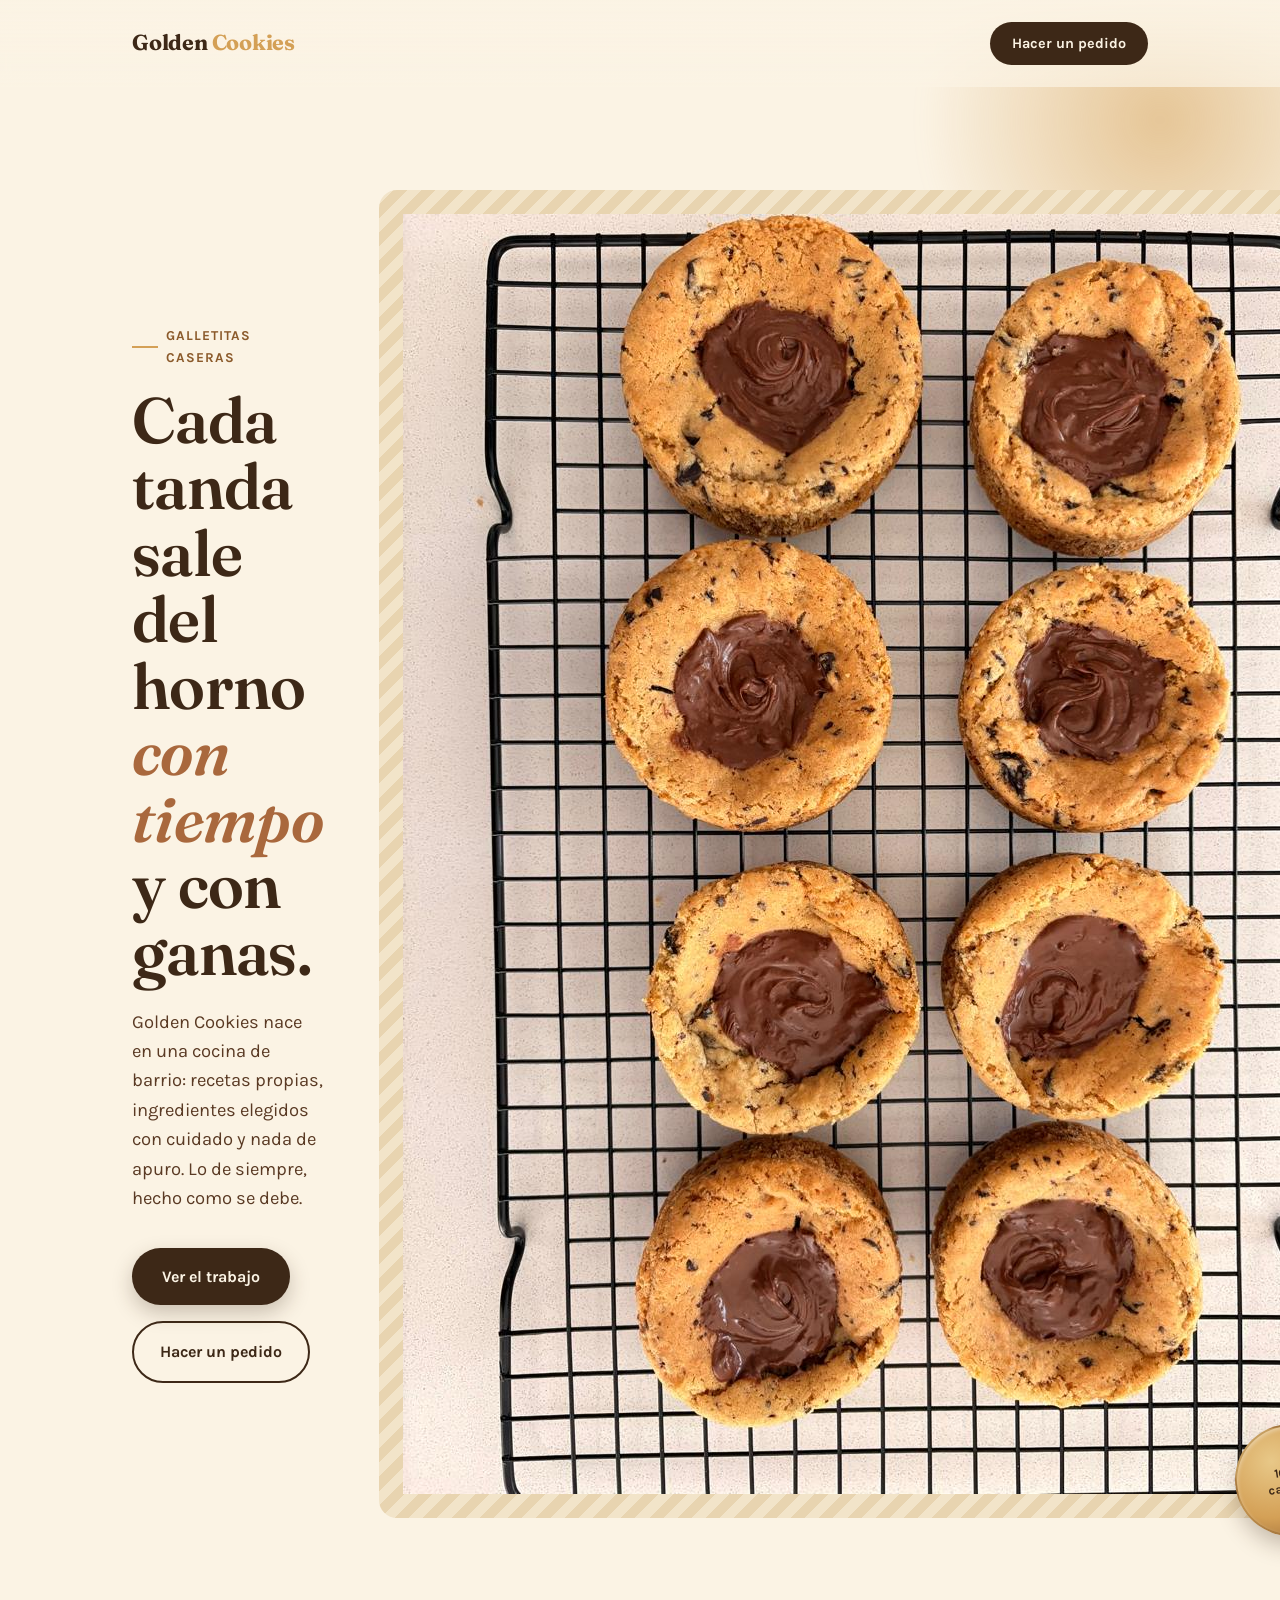
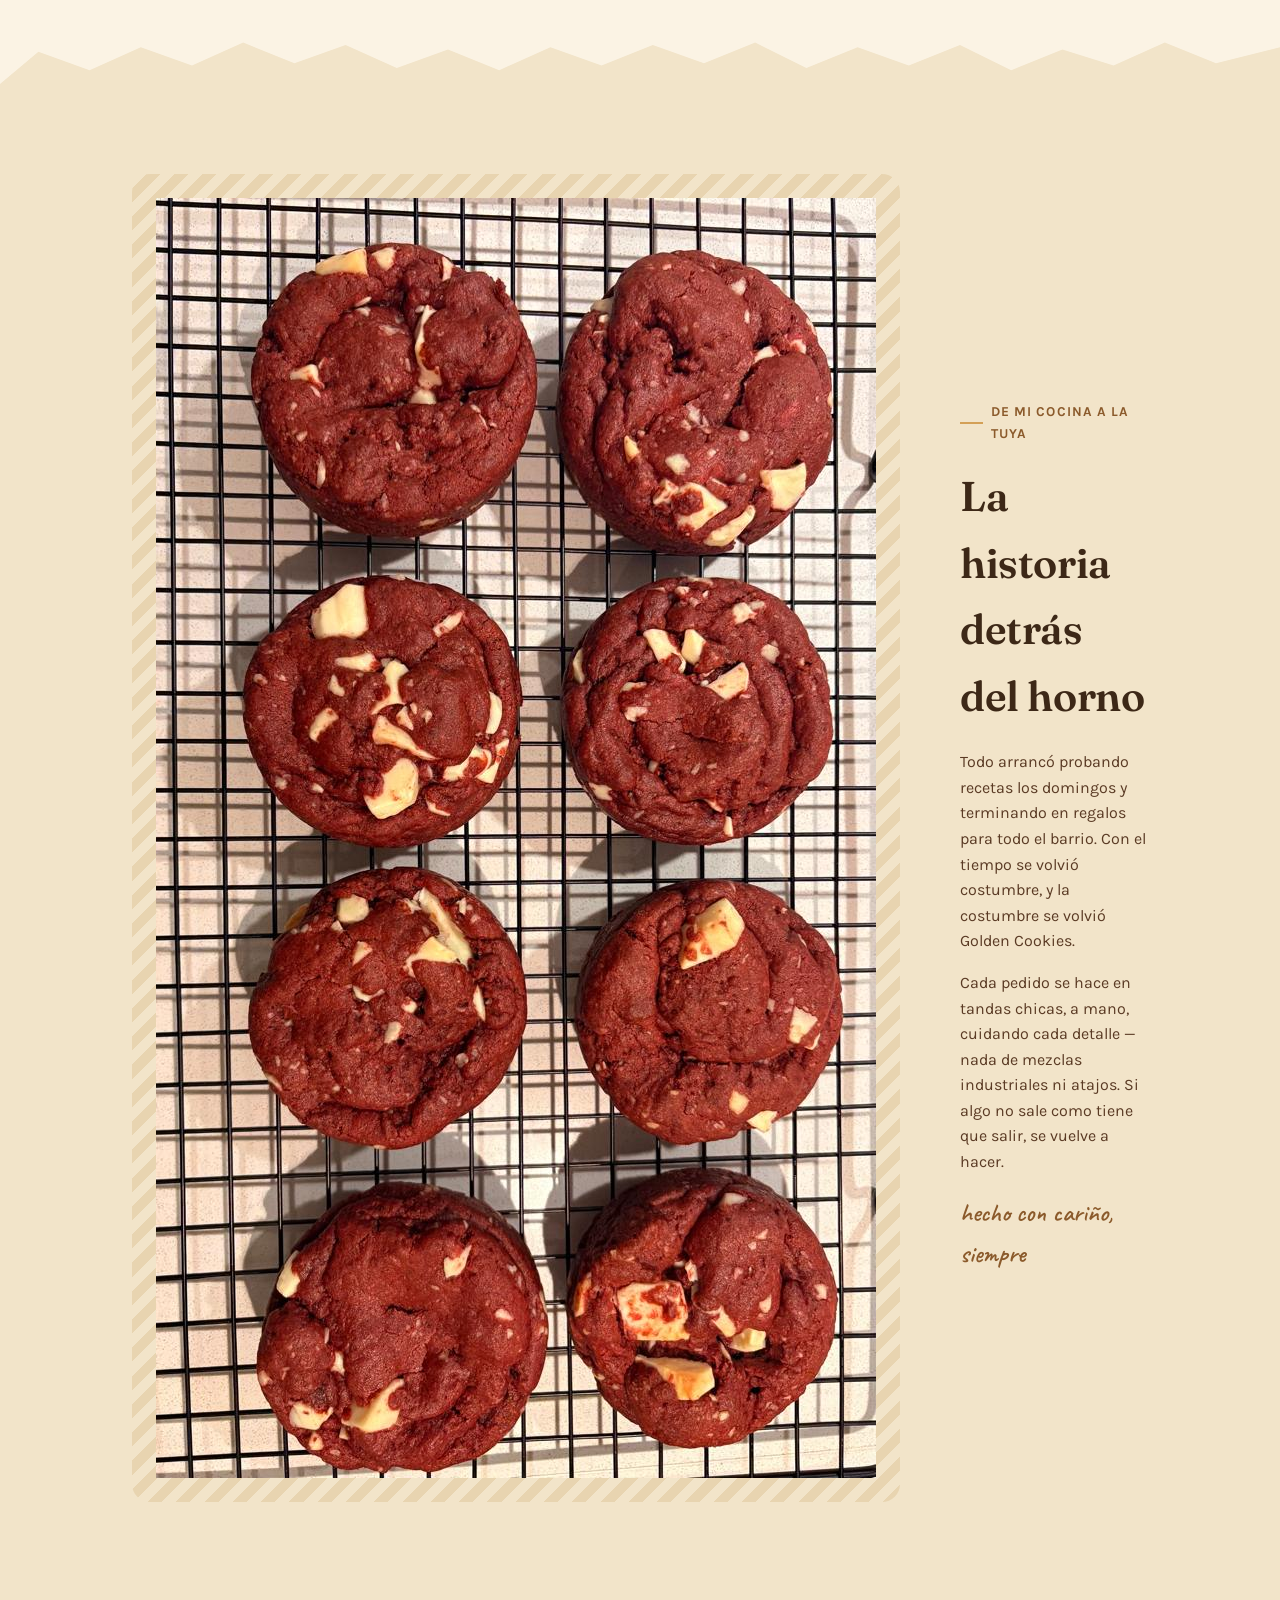
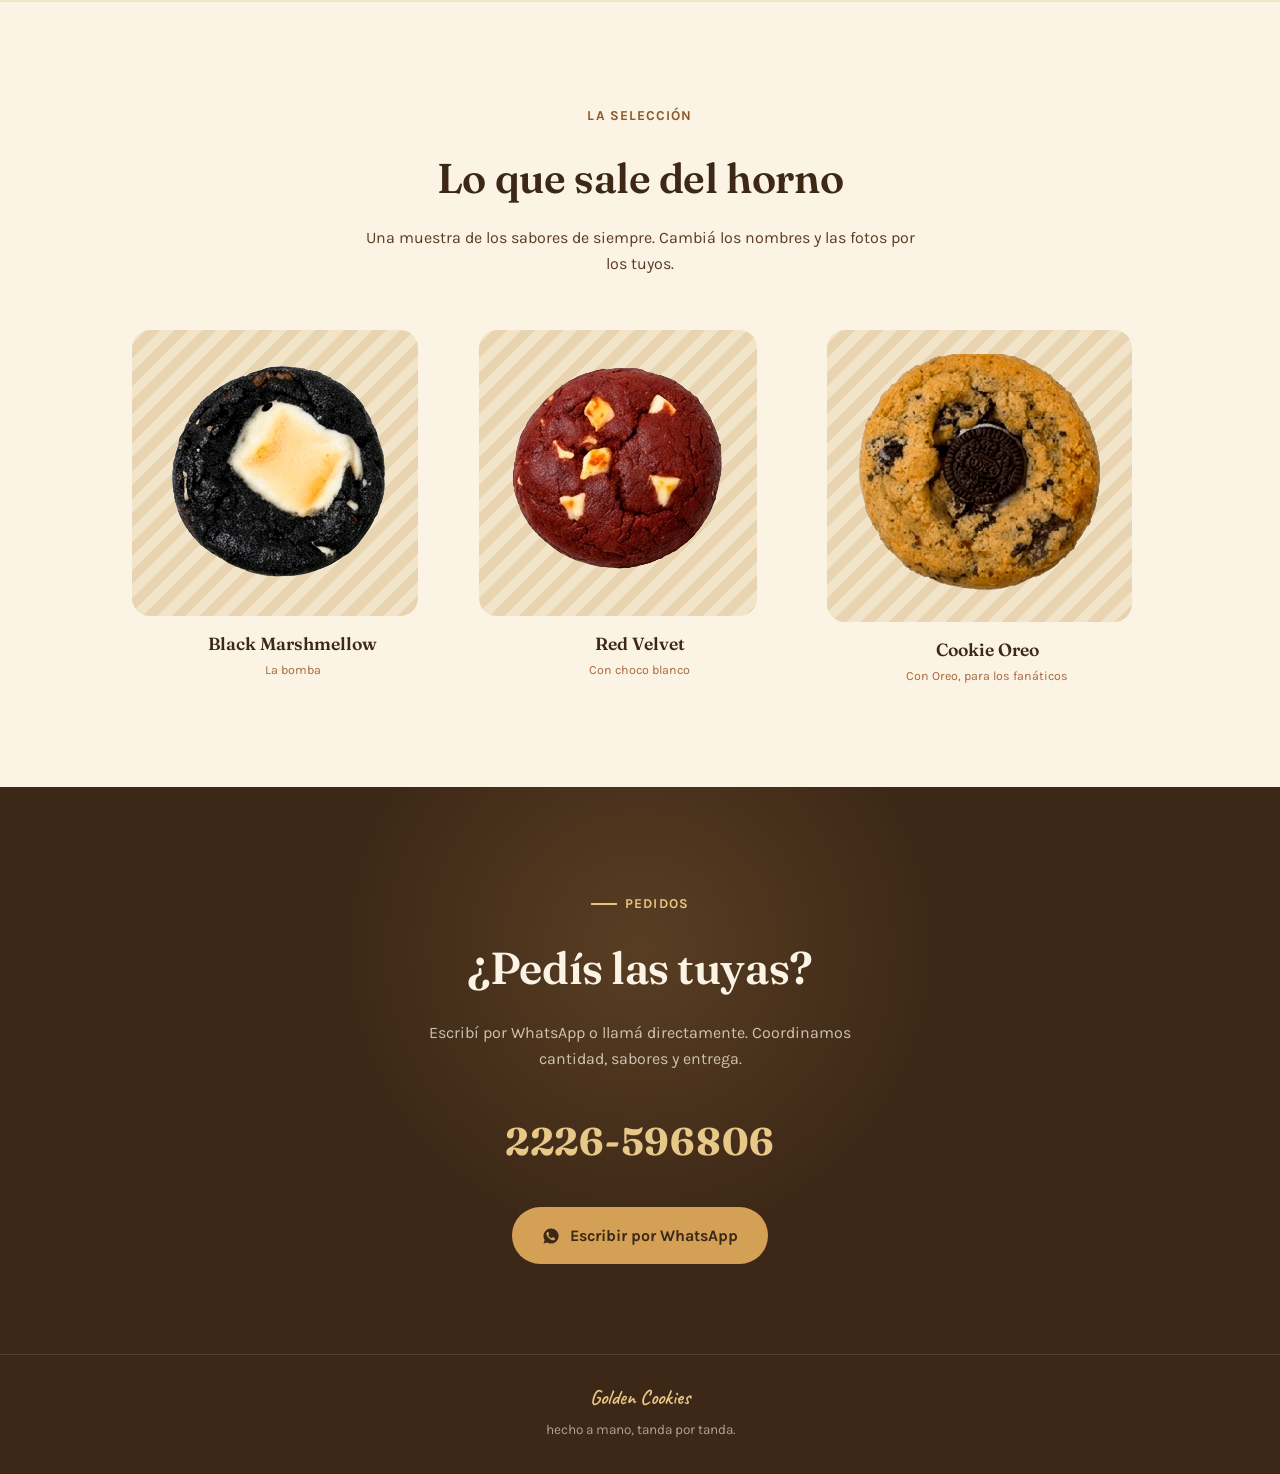
<file: index.html>
<!DOCTYPE html>
<html lang="es">
<head>
<meta charset="UTF-8">
<meta name="viewport" content="width=device-width, initial-scale=1.0">
<title>Golden Cookies — Galletitas caseras</title>
<link rel="preconnect" href="https://fonts.googleapis.com">
<link rel="preconnect" href="https://fonts.gstatic.com" crossorigin>
<link href="https://fonts.googleapis.com/css2?family=Fraunces:ital,opsz,wght@0,9..144,400;0,9..144,600;0,9..144,700;1,9..144,500&family=Karla:wght@400;500;700&family=Caveat:wght@600&display=swap" rel="stylesheet">
<link rel="stylesheet" href="./css/styles.css">
</head>
<body>

<header>
  <div class="wrap">
    <div class="brand">Golden <span>Cookies</span></div>
    <a href="#contacto" class="nav-cta">Hacer un pedido</a>
  </div>
</header>

<!-- ================= HERO ================= -->
<section class="hero">
  <div class="hero-glow" aria-hidden="true"></div>
  <div class="wrap hero-grid">
    <div>
      <div class="eyebrow">Galletitas caseras</div>
      <h1>Cada tanda sale del horno <em>con tiempo</em> y con ganas.</h1>
      <p class="lead">Golden Cookies nace en una cocina de barrio: recetas propias, ingredientes elegidos con cuidado y nada de apuro. Lo de siempre, hecho como se debe.</p>
      <div class="hero-actions">
        <a href="#galeria" class="btn-primary">Ver el trabajo</a>
        <a href="#contacto" class="btn-ghost">Hacer un pedido</a>
      </div>
    </div>

    <div style="position:relative;">
      <img src="./WhatsApp Image 2026-07-23 at 1.48.09 PM.jpeg" alt="Galletitas Golden Cookies recién horneadas" class="photo-frame hero-photo" style="object-fit:cover; border:none;">
      <div class="seal">100%<br>caseras</div>
    </div>
  </div>
</section>

<div class="torn" aria-hidden="true"></div>

<!-- ================= ABOUT ================= -->
<section class="about">
  <div class="wrap about-grid">
    <div>
      <img src="./WhatsApp Image 2026-07-23 at 1.48.08 PM.jpeg" alt="..." class="photo-frame" style="aspect-ratio:auto; object-fit:cover; border:none;">
    </div>
    <div>
      <div class="eyebrow">De mi cocina a la tuya</div>
      <h2>La historia detrás del horno</h2>
      <p>Todo arrancó probando recetas los domingos y terminando en regalos para todo el barrio. Con el tiempo se volvió costumbre, y la costumbre se volvió Golden Cookies.</p>
      <p>Cada pedido se hace en tandas chicas, a mano, cuidando cada detalle — nada de mezclas industriales ni atajos. Si algo no sale como tiene que salir, se vuelve a hacer.</p>
      <div class="signature">hecho con cariño, siempre</div>
    </div>
  </div>
</section>

<!-- ================= GALLERIA ================= -->
<section class="gallery" id="galeria">
  <div class="wrap">
    <div class="section-head">
      <div class="eyebrow">La selección</div>
      <h2>Lo que sale del horno</h2>
      <p>Una muestra de los sabores de siempre. Cambiá los nombres y las fotos por los tuyos.</p>
    </div>

    <div class="gallery-grid">

      <div class="gallery-item">
        <img src="./marshmallow black_1.png" alt="Merengue Negro" class="photo-frame" style="object-fit:cover; border:none;">
        <div class="flavor-name">Black Marshmellow</div>
        <span class="flavor-tag">La bomba</span>
      </div>

      <div class="gallery-item">
        <img src="./red velvet_1.png" alt="La re' velve'" class="photo-frame" style="object-fit:cover; border:none;">
        <div class="flavor-name">Red Velvet</div>
        <span class="flavor-tag">Con choco blanco</span>
      </div>

            <div class="gallery-item">
        <img src="./oreo2 (1).png" alt="Oreo pa" class="photo-frame" style="object-fit:cover; border:none;">
        <div class="flavor-name">Cookie Oreo</div>
        <span class="flavor-tag">Con Oreo, para los fanáticos</span>
      </div>
  </div>
</section>

<!-- ================= CONTACT ================= -->
<section class="contact" id="contacto">
  <div class="wrap">
    <div class="eyebrow">Pedidos</div>
    <h2>¿Pedís las tuyas?</h2>
    <p class="lead">Escribí por WhatsApp o llamá directamente. Coordinamos cantidad, sabores y entrega.</p>
    <div class="phone-display">2226-596806</div>
    <div class="contact-actions">
      <a class="btn-gold" href="https://wa.me/5492226596806" target="_blank" rel="noopener">
        <svg width="18" height="18" viewBox="0 0 24 24" fill="currentColor"><path d="M12 2a10 10 0 0 0-8.5 15.2L2 22l4.9-1.5A10 10 0 1 0 12 2zm5.6 14.3c-.2.6-1.3 1.2-1.9 1.3-.5.1-1.1.1-1.8-.1-.4-.1-1-.3-1.7-.6-3-1.3-4.9-4.3-5.1-4.6-.1-.2-1.2-1.6-1.2-3 0-1.4.8-2.1 1-2.4.2-.2.5-.3.7-.3h.5c.2 0 .4 0 .6.4.2.5.7 1.7.8 1.9.1.2.1.4 0 .6-.1.2-.2.3-.3.5-.2.2-.3.3-.5.5-.2.2-.3.4-.1.7.2.3.8 1.3 1.7 2.1 1.2 1 2.1 1.4 2.4 1.5.3.1.5.1.7-.1.2-.2.7-.8.9-1.1.2-.3.4-.2.6-.1.2.1 1.5.7 1.7.8.2.1.4.2.4.3.1.2.1.6-.1 1.2z"/></svg>
        Escribir por WhatsApp
      </a>
    </div>
  </div>
</section>

<footer>
  <span class="signature">Golden Cookies</span>
  hecho a mano, tanda por tanda.
</footer>

</body>
</html>
</file>
<file: css/styles.css>
:root{
    --cream:#FBF3E4;
    --parchment:#F2E4C9;
    --kraft:#E8D4B0;
    --coffee:#3D2817;
    --coffee-soft:#5A3A24;
    --caramel:#A9683D;
    --toast:#8B5A2B;
    --gold:#D4A056;
    --gold-light:#E8C888;
    --line: rgba(61,40,23,0.15);
  }

  *{box-sizing:border-box; margin:0; padding:0;}

  html{scroll-behavior:smooth;}

  body{
    background:var(--cream);
    color:var(--coffee);
    font-family:'Karla', sans-serif;
    line-height:1.6;
    overflow-x:hidden;
  }

  h1,h2,h3,.display{
    font-family:'Fraunces', serif;
    color:var(--coffee);
    font-weight:600;
    letter-spacing:-0.01em;
  }

  .signature{
    font-family:'Caveat', cursive;
    font-weight:600;
  }

  a{color:inherit;}


  a:focus-visible, button:focus-visible{
    outline:3px solid var(--gold);
    outline-offset:3px;
  }


  .wrap{
    max-width:1080px;
    margin:0 auto;
    padding:0 32px;
  }

  /* ================= NAV ================= */
  header{
    position:fixed;
    top:0; left:0; right:0;
    z-index:50;
    padding:22px 0;
    background:linear-gradient(to bottom, rgba(251,243,228,0.96), rgba(251,243,228,0.7));
    backdrop-filter:blur(6px);
  }
  header .wrap{
    display:flex;
    align-items:center;
    justify-content:space-between;
  }
  .brand{
    font-family:'Fraunces', serif;
    font-weight:700;
    font-size:1.35rem;
    letter-spacing:-0.01em;
  }
  .brand span{color:var(--gold);}
  .nav-cta{
    background:var(--coffee);
    color:var(--cream);
    padding:10px 22px;
    border-radius:999px;
    font-weight:700;
    font-size:0.9rem;
    text-decoration:none;
    transition:background .2s ease, transform .2s ease;
    display:inline-block;
  }
  .nav-cta:hover{background:var(--toast); transform:translateY(-1px);}

  /* ================= HERO ================= */
  .hero{
    position:relative;
    padding:190px 0 120px;
    overflow:hidden;
  }
  .hero-glow{
    position:absolute;
    top:-120px; right:-120px;
    width:480px; height:480px;
    border-radius:50%;
    background:radial-gradient(circle, rgba(212,160,86,0.55) 0%, rgba(212,160,86,0) 70%);
    filter:blur(10px);
    animation:pulse 7s ease-in-out infinite;
    pointer-events:none;
  }
  @keyframes pulse{
    0%,100%{ transform:scale(1); opacity:0.8; }
    50%{ transform:scale(1.12); opacity:1; }
  }
  @media (prefers-reduced-motion: reduce){
    .hero-glow{animation:none;}
  }

  .hero-grid{
    position:relative;
    display:grid;
    grid-template-columns:1.05fr 0.95fr;
    gap:56px;
    align-items:center;
  }

  .eyebrow{
    display:inline-flex;
    align-items:center;
    gap:8px;
    font-size:0.85rem;
    font-weight:700;
    letter-spacing:0.08em;
    text-transform:uppercase;
    color:var(--toast);
    margin-bottom:18px;
  }
  .eyebrow::before{
    content:"";
    width:26px; height:2px;
    background:var(--gold);
    display:inline-block;
  }

  .hero h1{
    font-size:clamp(2.6rem, 5vw, 4rem);
    line-height:1.04;
    margin-bottom:22px;
  }
  .hero h1 em{
    font-style:italic;
    color:var(--caramel);
  }

  .hero p.lead{
    font-size:1.15rem;
    color:var(--coffee-soft);
    max-width:46ch;
    margin-bottom:34px;
  }

  .hero-actions{
    display:flex;
    gap:16px;
    flex-wrap:wrap;
    align-items:center;
  }

  .btn-primary{
    background:var(--coffee);
    color:var(--cream);
    padding:16px 30px;
    border-radius:999px;
    font-weight:700;
    text-decoration:none;
    display:inline-block;
    box-shadow:0 8px 20px rgba(61,40,23,0.25);
    transition:transform .2s ease, box-shadow .2s ease;
  }
  .btn-primary:hover{ transform:translateY(-2px); box-shadow:0 12px 26px rgba(61,40,23,0.3); }

  .btn-ghost{
    padding:16px 26px;
    border-radius:999px;
    font-weight:700;
    text-decoration:none;
    border:2px solid var(--coffee);
    display:inline-block;
    transition:background .2s ease, color .2s ease;
  }
  .btn-ghost:hover{ background:var(--coffee); color:var(--cream); }


  .seal{
    position:absolute;
    bottom:-18px;
    right:40px;
    width:112px; height:112px;
    border-radius:50%;
    background:radial-gradient(circle at 35% 30%, var(--gold-light), var(--gold) 55%, var(--toast) 100%);
    display:flex;
    align-items:center;
    justify-content:center;
    text-align:center;
    color:var(--coffee);
    font-weight:700;
    font-size:0.78rem;
    line-height:1.2;
    letter-spacing:0.02em;
    transform:rotate(-9deg);
    box-shadow:0 10px 22px rgba(61,40,23,0.28), inset 0 2px 4px rgba(255,255,255,0.4);
    border:2px solid rgba(61,40,23,0.15);
  }


  .photo-frame{
    position:relative;
    aspect-ratio:4/5;
    border-radius:18px;
    background:
      repeating-linear-gradient(135deg, var(--parchment), var(--parchment) 10px, var(--kraft) 10px, var(--kraft) 20px);
    border:2px dashed var(--caramel);
    display:flex;
    align-items:center;
    justify-content:center;
    padding:24px;
    text-align:center;
  }
  .photo-frame.hero-photo{ min-height:380px; }
  .photo-frame .hint{
    background:rgba(251,243,228,0.92);
    border-radius:12px;
    padding:18px 20px;
    max-width:230px;
  }
  .photo-frame .hint svg{ margin-bottom:10px; }
  .photo-frame .hint p{
    font-size:0.85rem;
    font-weight:700;
    color:var(--coffee-soft);
  }
  .photo-frame .hint small{
    display:block;
    margin-top:4px;
    font-size:0.72rem;
    color:var(--caramel);
    font-weight:400;
  }
  .washi{
    position:absolute;
    top:-10px; left:24px;
    width:64px; height:22px;
    background:rgba(169,104,61,0.55);
    transform:rotate(-4deg);
    border-radius:2px;
  }

  /* ================= TORN DIVIDER ================= */
  .torn{
    height:46px;
    width:100%;
    background:var(--parchment);
    clip-path:polygon(
      0% 100%, 3% 30%, 7% 70%, 11% 20%, 15% 60%, 19% 10%, 23% 55%, 27% 15%,
      31% 65%, 35% 25%, 39% 70%, 43% 20%, 47% 60%, 51% 15%, 55% 55%, 59% 10%,
      63% 65%, 67% 20%, 71% 60%, 75% 15%, 79% 70%, 83% 25%, 87% 60%, 91% 10%,
      95% 55%, 100% 20%, 100% 100%
    );
  }

  /* ================= ABOUT ================= */
  .about{
    background:var(--parchment);
    padding:90px 0 100px;
  }
  .about-grid{
    display:grid;
    grid-template-columns:0.9fr 1.1fr;
    gap:60px;
    align-items:center;
  }
  .about h2{ font-size:clamp(1.9rem, 3.4vw, 2.6rem); margin-bottom:20px; }
  .about p{ color:var(--coffee-soft); margin-bottom:16px; max-width:52ch; }
  .about .signature{
    font-size:1.6rem;
    color:var(--toast);
    margin-top:18px;
  }

  /* ================= GALLERY ================= */
  .gallery{
    padding:100px 0 100px;
  }
  .section-head{
    text-align:center;
    max-width:560px;
    margin:0 auto 54px;
  }
  .section-head .eyebrow{ justify-content:center; }
  .section-head .eyebrow::before{ display:none; }
  .section-head h2{ font-size:clamp(1.9rem, 3.4vw, 2.6rem); margin-bottom:14px; }
  .section-head p{ color:var(--coffee-soft); }

  .gallery-grid{
    display:grid;
    grid-template-columns:repeat(3, 1fr);
    gap:26px;
  }
  .gallery-item .photo-frame{ aspect-ratio:1/1; margin-bottom:14px; }
  .gallery-item .flavor-name{
    font-family:'Fraunces', serif;
    font-weight:600;
    font-size:1.1rem;
    text-align:center;
  }
  .gallery-item .flavor-tag{
    display:block;
    text-align:center;
    font-size:0.78rem;
    color:var(--caramel);
    margin-top:2px;
  }

  /* ================= CONTACT ================= */
  .contact{
    background:var(--coffee);
    color:var(--cream);
    padding:100px 0 90px;
    text-align:center;
    position:relative;
    overflow:hidden;
  }
  .contact::before{
    content:"";
    position:absolute;
    top:-140px; left:50%;
    transform:translateX(-50%);
    width:600px; height:600px;
    border-radius:50%;
    background:radial-gradient(circle, rgba(212,160,86,0.18) 0%, rgba(212,160,86,0) 70%);
  }
  .contact .eyebrow{ justify-content:center; color:var(--gold-light); }
  .contact .eyebrow::before{ background:var(--gold-light); }
  .contact h2{
    color:var(--cream);
    font-size:clamp(2rem, 4vw, 2.8rem);
    margin-bottom:16px;
    position:relative;
  }
  .contact p.lead{
    color:rgba(251,243,228,0.75);
    max-width:44ch;
    margin:0 auto 40px;
    position:relative;
  }
  .phone-display{
    font-family:'Fraunces', serif;
    font-size:clamp(1.8rem, 4vw, 2.4rem);
    font-weight:700;
    letter-spacing:0.02em;
    margin-bottom:34px;
    color:var(--gold-light);
    position:relative;
  }
  .contact-actions{
    display:flex;
    gap:18px;
    justify-content:center;
    flex-wrap:wrap;
    position:relative;
  }
  .btn-gold{
    background:var(--gold);
    color:var(--coffee);
    padding:16px 30px;
    border-radius:999px;
    font-weight:700;
    text-decoration:none;
    display:inline-flex;
    align-items:center;
    gap:10px;
    transition:transform .2s ease, background .2s ease;
  }
  .btn-gold:hover{ background:var(--gold-light); transform:translateY(-2px); }
  .btn-outline-light{
    padding:16px 26px;
    border-radius:999px;
    font-weight:700;
    text-decoration:none;
    border:2px solid rgba(251,243,228,0.5);
    display:inline-flex;
    align-items:center;
    gap:10px;
    transition:background .2s ease, border-color .2s ease;
  }
  .btn-outline-light:hover{ background:rgba(251,243,228,0.1); border-color:var(--cream); }

  /* ================= FOOTER ================= */
  footer{
    background:var(--coffee);
    color:rgba(251,243,228,0.6);
    text-align:center;
    padding:26px 0 34px;
    font-size:0.85rem;
    border-top:1px solid rgba(251,243,228,0.12);
  }
  footer .signature{
    color:var(--gold-light);
    font-size:1.3rem;
    display:block;
    margin-bottom:4px;
  }

  /* ================= RESPONSIVE ================= */
  @media (max-width:860px){
    .hero-grid, .about-grid{ grid-template-columns:1fr; }
    .hero{ padding:150px 0 90px; }
    .gallery-grid{ grid-template-columns:repeat(2, 1fr); }
    .seal{ right:16px; }
  }
  @media (max-width:560px){
    .wrap{ padding:0 20px; }
    .gallery-grid{ grid-template-columns:1fr; }
    .hero-actions, .contact-actions{ flex-direction:column; align-items:stretch; }
    .hero-actions a, .contact-actions a{ text-align:center; }
  }
</file>
